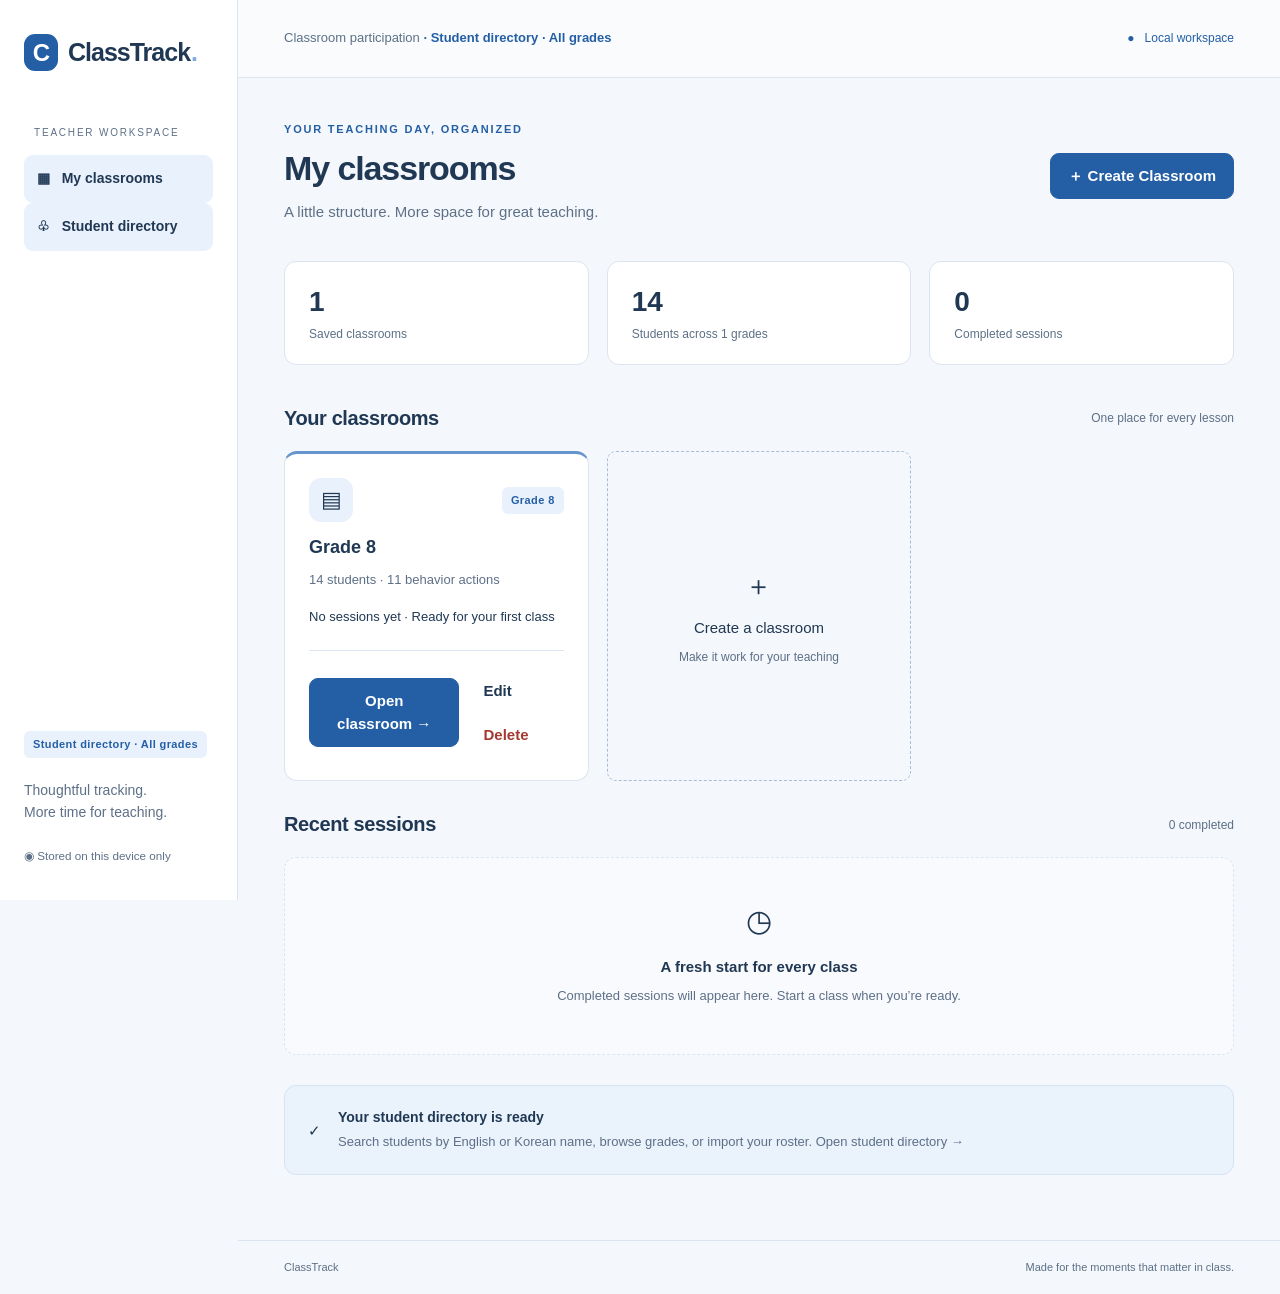
<file: demo.html>
<!doctype html><html lang="en"><head><meta charset="UTF-8"><meta name="viewport" content="width=device-width,initial-scale=1"><meta name="description" content="ClassTrack — local classroom participation tracking"><meta http-equiv="Content-Security-Policy" content="default-src 'self'; script-src 'self'; style-src 'self'; connect-src 'self'; img-src 'self' data:; object-src 'none'; base-uri 'none'"><title>ClassTrack · Classrooms</title><link rel="stylesheet" href="style.css?v=blue-1"><script src="app.js" defer></script></head><body><aside><a class="brand" href="#home"><span class="logo">C</span>ClassTrack<span class="dot">.</span></a><div class="workspace">TEACHER WORKSPACE</div><a class="nav" href="#home">▦ &nbsp; My classrooms</a><a class="nav" href="#students">♧ &nbsp; Student directory</a><div class="aside-bottom"><span class="badge">Student directory · All grades</span><p>Thoughtful tracking.<br>More time for teaching.</p><small>◉ Stored on this device only</small></div></aside><div class="shell"><header><span>Classroom participation <span class="prototype-label">· Student directory · All grades</span></span><span class="local">● &nbsp; Local workspace</span></header><main id="app"><p>Loading your workspace…</p></main><footer>ClassTrack <span>Made for the moments that matter in class.</span></footer></div><dialog id="modal"></dialog><div id="toast" role="status" aria-live="polite"></div></body></html>
</file>
<file: style.css>
:root{--ink:#203853;--muted:#5d7087;--accent:#245fa6;--line:#dce5ef;--paper:#fff;--bg:#f4f7fb;--soft:#e9f1fc}*{box-sizing:border-box}body{margin:0;background:var(--bg);color:var(--ink);font:15px/1.55 -apple-system,BlinkMacSystemFont,"Segoe UI",sans-serif}button,input,select{font:inherit}button,a,input,select{touch-action:manipulation}button,a{ -webkit-tap-highlight-color:transparent}button{cursor:pointer;min-height:44px;padding:10px 17px;border:1px solid var(--line);border-radius:9px;background:white;color:var(--ink);font-weight:600}button:hover{background:var(--soft);border-color:#99b5d6}.primary{background:var(--accent);color:white;border-color:var(--accent)}.primary:hover{background:#1b4982}.danger{color:#a33a32;border-color:#e8c6c1}.text-btn{border:0;background:transparent;padding:8px}.small{font-size:13px}a{color:inherit;text-decoration:none}a:hover{text-decoration:underline}:focus-visible{outline:3px solid #ca8b32;outline-offset:4px}aside{position:fixed;inset:0 auto 0 0;width:238px;background:#fff;border-right:1px solid var(--line);padding:33px 24px;display:flex;flex-direction:column}.brand{font-weight:750;font-size:25px;display:flex;align-items:center;gap:10px;letter-spacing:-1px}.logo{display:grid;place-items:center;width:34px;height:37px;color:white;background:var(--accent);border-radius:11px;font-size:24px}.dot{color:#81a9dc;margin-left:-9px}.workspace{font-size:10px;letter-spacing:1.8px;color:var(--muted);margin:53px 10px 15px}.nav{padding:13px;border-radius:9px;background:var(--soft);font-weight:600;font-size:14px}.aside-bottom{margin-top:auto;font-size:14px}.aside-bottom p{margin:22px 0;color:var(--muted)}small{color:var(--muted)}.badge{display:inline-block;font-size:11px;font-weight:700;padding:5px 9px;border-radius:6px;background:var(--soft);color:var(--accent);letter-spacing:.4px}.shell{margin-left:238px}header{height:78px;padding:0 46px;border-bottom:1px solid var(--line);display:flex;align-items:center;justify-content:space-between;color:var(--muted);font-size:13px;background:#ffffff80}.local{color:var(--accent);font-size:12px}main{max-width:1400px;margin:auto;padding:43px 46px 65px;min-height:calc(100vh - 140px)}h1{font-size:34px;line-height:1.25;letter-spacing:-1.1px;margin:9px 0 10px}h2{font-size:20px;letter-spacing:-.4px;margin:0}h3{font-size:18px;margin:12px 0 5px}p{margin:8px 0;color:var(--muted)}.eyebrow{font-size:11px;font-weight:700;letter-spacing:1.8px;color:var(--accent)}.heading,.section-head,.row{display:flex;align-items:center;justify-content:space-between;gap:16px}.heading{margin-bottom:30px}.stats{display:grid;grid-template-columns:repeat(3,1fr);gap:18px;margin:28px 0 38px}.stat{background:white;border:1px solid var(--line);border-radius:12px;padding:20px 24px}.stat strong{display:block;font-size:28px;font-weight:650;line-height:1.4}.stat span{font-size:12px;color:var(--muted)}.section-head{margin:28px 0 17px}.grid{display:grid;grid-template-columns:repeat(3,minmax(0,1fr));gap:18px}.class-card,.panel,.student{background:#fff;border:1px solid var(--line);border-radius:13px;padding:24px}.class-card{border-top:3px solid #6595cc}.class-icon{width:44px;height:44px;display:grid;place-items:center;background:var(--soft);border-radius:12px;font-size:22px}.card-meta{font-size:13px;margin:17px 0 23px}.class-card > .row:last-child{border-top:1px solid var(--line);padding-top:17px}.new-card{border:1px dashed #a7bdd7;background:transparent;min-height:250px;display:flex;flex-direction:column;align-items:center;justify-content:center;gap:8px;font-weight:500}.new-card strong{font-size:27px;font-weight:400}.empty{text-align:center;padding:40px 20px;border:1px dashed var(--line);border-radius:12px;background:#ffffff70}.empty .symbol{font-size:30px;margin-bottom:10px}.empty p{font-size:13px}.callout{margin-top:30px;background:#eaf2fc;border:1px solid #d5e3f5;border-radius:12px;padding:19px 23px;display:flex;gap:17px;align-items:center}.callout p{font-size:13px;margin:3px 0}.callout strong{font-size:14px}footer{display:flex;justify-content:space-between;padding:18px 46px;border-top:1px solid var(--line);color:var(--muted);font-size:11px}input:not([type=checkbox]),select{min-height:44px;border:1px solid #b5c6dc;border-radius:8px;padding:9px 12px;background:#fff;color:var(--ink);max-width:100%}label{font-weight:600;font-size:13px}label.field{display:grid;gap:6px;margin:18px 0}input[type=checkbox]{width:19px;height:19px;accent-color:var(--accent);flex-shrink:0}dialog{width:min(880px,95vw);max-height:92vh;overflow:auto;border:1px solid var(--line);border-radius:16px;padding:30px;color:var(--ink);box-shadow:0 30px 100px #18345330}dialog::backdrop{background:#18345366;backdrop-filter:blur(3px)}.form-grid{display:grid;grid-template-columns:1fr 1fr;gap:28px}.checklist{max-height:320px;overflow:auto;margin:12px 0;border:1px solid var(--line);border-radius:10px}.check-row{display:flex;align-items:center;gap:12px;padding:11px 13px;border-bottom:1px solid #edf2f8;font-size:14px}.check-row span{flex:1}.check-row small{display:block;font-weight:400}.action-row{display:flex;gap:8px;align-items:center;padding:8px 0}.action-row label{flex:1;font-size:12px}.action-row input[type=number]{width:75px}.dialog-foot{display:flex;justify-content:flex-end;gap:9px;margin-top:25px;padding-top:20px;border-top:1px solid var(--line)}.error{color:#ad342b;font-size:13px}.toolbar{display:flex;gap:12px;margin:24px 0;flex-wrap:wrap}.toolbar input{flex:1;min-width:180px}.students{display:grid;grid-template-columns:repeat(3,minmax(0,1fr));gap:14px}.student{padding:0;overflow:hidden}.student-trigger{border:0;border-radius:0;width:100%;text-align:left;padding:19px;display:flex;gap:12px;align-items:center;font-weight:400}.avatar{border-radius:50%;width:40px;height:40px;display:grid;place-items:center;background:#e8eff9;font-size:12px;font-weight:700;flex-shrink:0}.student-name{flex:1}.student-name b{font-size:14px;display:block}.student-name small{display:block;font-size:12px}.score{font-size:23px;font-weight:650;text-align:right}.score small{display:block;font-size:10px;font-weight:400}.action-menu{padding:10px;display:grid;gap:7px;background:#f0f5fc;border-top:1px solid var(--line)}.action-menu button{display:flex;justify-content:space-between;text-align:left;font-size:12px;gap:8px}.live-layout{display:grid;grid-template-columns:minmax(0,1fr) 280px;gap:24px}.live-layout .students{grid-template-columns:repeat(2,minmax(0,1fr))}.feed{padding:20px}.feed-item{border-bottom:1px solid var(--line);padding:16px 0;font-size:12px}.feed-item strong{display:block}.feed-item .row{gap:6px}.chips{display:flex;flex-wrap:wrap;gap:8px;margin:16px 0}.chip{font-size:12px;background:var(--soft);padding:7px 11px;border-radius:6px}.session-row{display:flex;align-items:center;justify-content:space-between;gap:16px;background:white;border:1px solid var(--line);padding:17px 22px;border-radius:10px;margin:10px 0}.table-wrap{overflow-x:auto;background:white;border:1px solid var(--line);border-radius:12px}table{border-collapse:collapse;width:100%;font-size:13px}th,td{text-align:left;padding:16px 20px;border-bottom:1px solid var(--line);vertical-align:top}th{background:#edf3fb;font-size:11px;letter-spacing:.5px}td small{display:block}.back{font-size:12px;display:inline-block;margin-bottom:18px;color:var(--muted)}#toast{position:fixed;bottom:25px;left:50%;transform:translateX(-50%);background:#203853;color:white;border-radius:10px;padding:12px 22px;box-shadow:0 5px 25px #0002;display:none;z-index:5}.live-badge{color:#245fa6;background:#e1edfc;padding:5px 10px;border-radius:7px;font-size:12px}.timer{font-variant-numeric:tabular-nums}.hint{font-size:12px;color:var(--muted)}.history-chart{display:flex;gap:10px;align-items:end;min-height:100px;margin:15px 0}.history-chart div{background:var(--soft);padding:10px;border-radius:7px;font-size:12px;text-align:center;min-width:75px}.history-chart b{display:block;font-size:20px}@media(min-width:1500px){.live-layout .students{grid-template-columns:repeat(3,minmax(0,1fr))}}@media(max-width:1100px){aside{width:200px;padding:26px 17px}.shell{margin-left:200px}main{padding:30px 25px}.grid,.students{grid-template-columns:repeat(2,minmax(0,1fr))}.live-layout{grid-template-columns:1fr}.feed{margin-top:10px}header{padding:0 25px}}@media(max-width:700px){aside{position:static;width:auto;padding:15px 20px;display:flex;flex-direction:row;justify-content:space-between;align-items:center}.brand{font-size:22px}.workspace,.aside-bottom,.nav{display:none}.shell{margin:0}header{height:48px;padding:0 20px;font-size:11px}main{padding:28px 18px}.heading{align-items:flex-start;flex-wrap:wrap}h1{font-size:29px}.stats{gap:8px;margin:20px 0}.stat{padding:14px 12px}.stat strong{font-size:24px}.stat span{font-size:10px}.grid,.students,.live-layout .students,.form-grid{grid-template-columns:1fr}.form-grid{gap:5px}.new-card{min-height:130px}.class-card{padding:20px}.row{flex-wrap:wrap}.student-trigger .row{flex-wrap:nowrap}.session-row{padding:15px}.callout{align-items:start}footer{padding:18px}footer span{display:none}dialog{padding:22px}.section-head h2{font-size:18px}.heading button{flex-shrink:0}}

header .prototype-label{color:var(--accent);font-weight:600}.history-chart{overflow-x:auto}.checklist:focus-within{border-color:var(--accent)}
</file>
